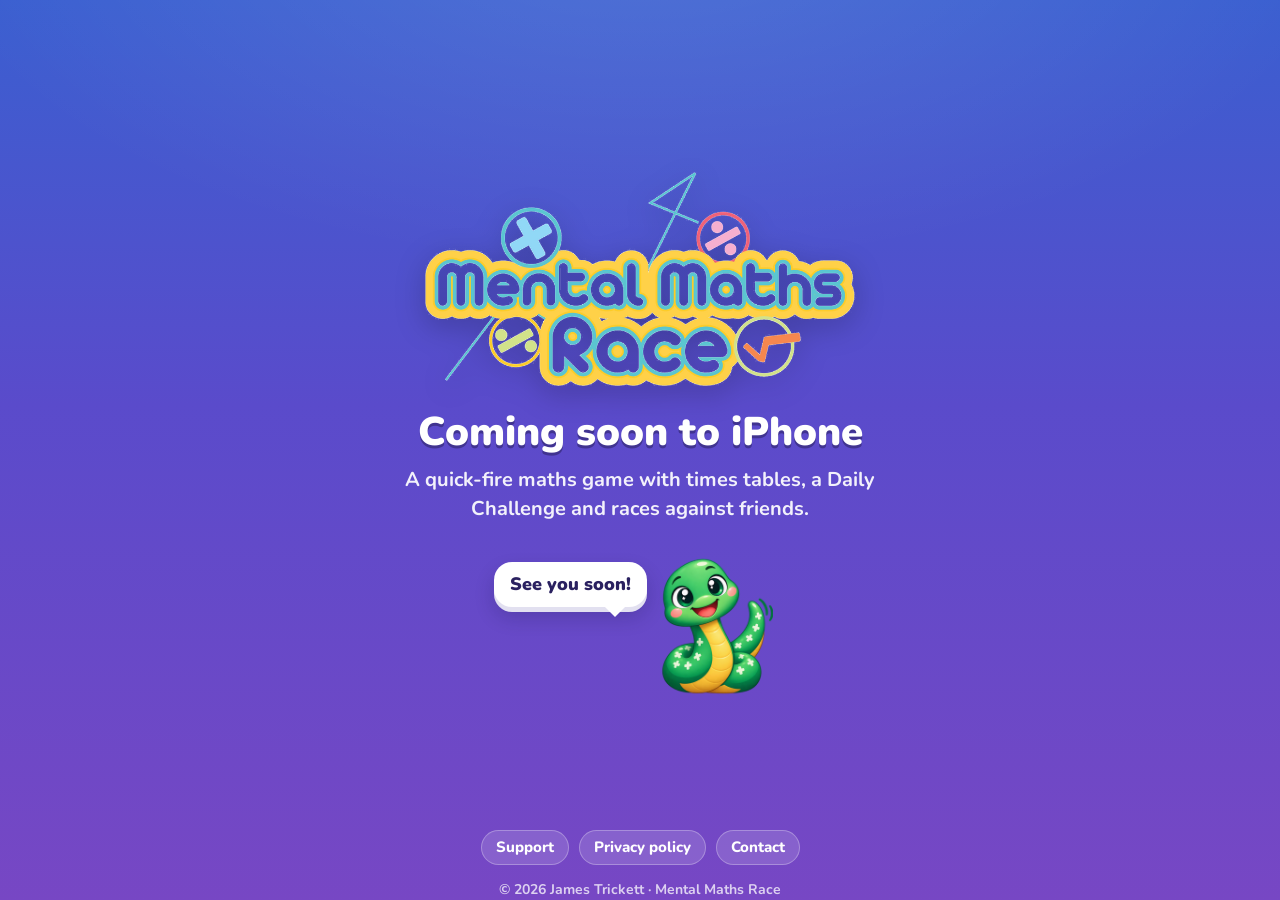
<file: index.html>
<!doctype html>
<html lang="en-GB">
<head>
<meta charset="utf-8">
<meta name="viewport" content="width=device-width, initial-scale=1">
<title>Mental Maths Race – coming soon</title>
<meta name="description" content="Mental Maths Race, a quick-fire maths game for iPhone, is coming soon.">
<meta name="robots" content="noindex">
<meta name="theme-color" content="#3A5FD0">
<link rel="icon" href="assets/app-icon.png">
<link rel="apple-touch-icon" href="assets/app-icon.png">
<link rel="preconnect" href="https://fonts.googleapis.com">
<link rel="preconnect" href="https://fonts.gstatic.com" crossorigin>
<link href="https://fonts.googleapis.com/css2?family=Nunito:wght@600;700;800;900&display=swap" rel="stylesheet">
<link rel="stylesheet" href="style.css">
<style>
  .soon-page { min-height: 100vh; display: flex; flex-direction: column; }
  .soon-page main { flex: 1; display: flex; align-items: center; }
  .soon-page .hero { padding-bottom: 0; }
</style>
</head>
<body class="soon-page">
<div class="symbols" aria-hidden="true">
  <span style="left:8%;animation-duration:28s;animation-delay:-5s">+</span>
  <span style="left:30%;animation-duration:33s;animation-delay:-19s">×</span>
  <span style="left:55%;animation-duration:30s;animation-delay:-10s">÷</span>
  <span style="left:76%;animation-duration:35s;animation-delay:-24s">−</span>
  <span style="left:91%;animation-duration:31s;animation-delay:-2s">%</span>
</div>

<main class="wrap">
  <div class="hero" style="width:100%">
    <img class="logo" src="assets/logo.png" alt="Mental Maths Race" width="800" height="408">
    <h1>Coming soon to iPhone</h1>
    <p class="lede">A quick-fire maths game with times tables, a Daily Challenge and races against friends.</p>
    <div class="adder-hello">
      <div class="bubble">See you soon!</div>
      <img class="bob" src="assets/adder-wave.png" alt="Adder the snake waving" width="320" height="320">
    </div>
  </div>
</main>

<footer class="wrap">
  <nav>
    <a class="pill" href="support.html">Support</a>
    <a class="pill" href="privacy-policy.html">Privacy policy</a>
    <a class="pill" href="mailto:support@mentalmathsrace.com">Contact</a>
  </nav>
  <p>© 2026 James Trickett · Mental Maths Race</p>
</footer>
</body>
</html>
</file>
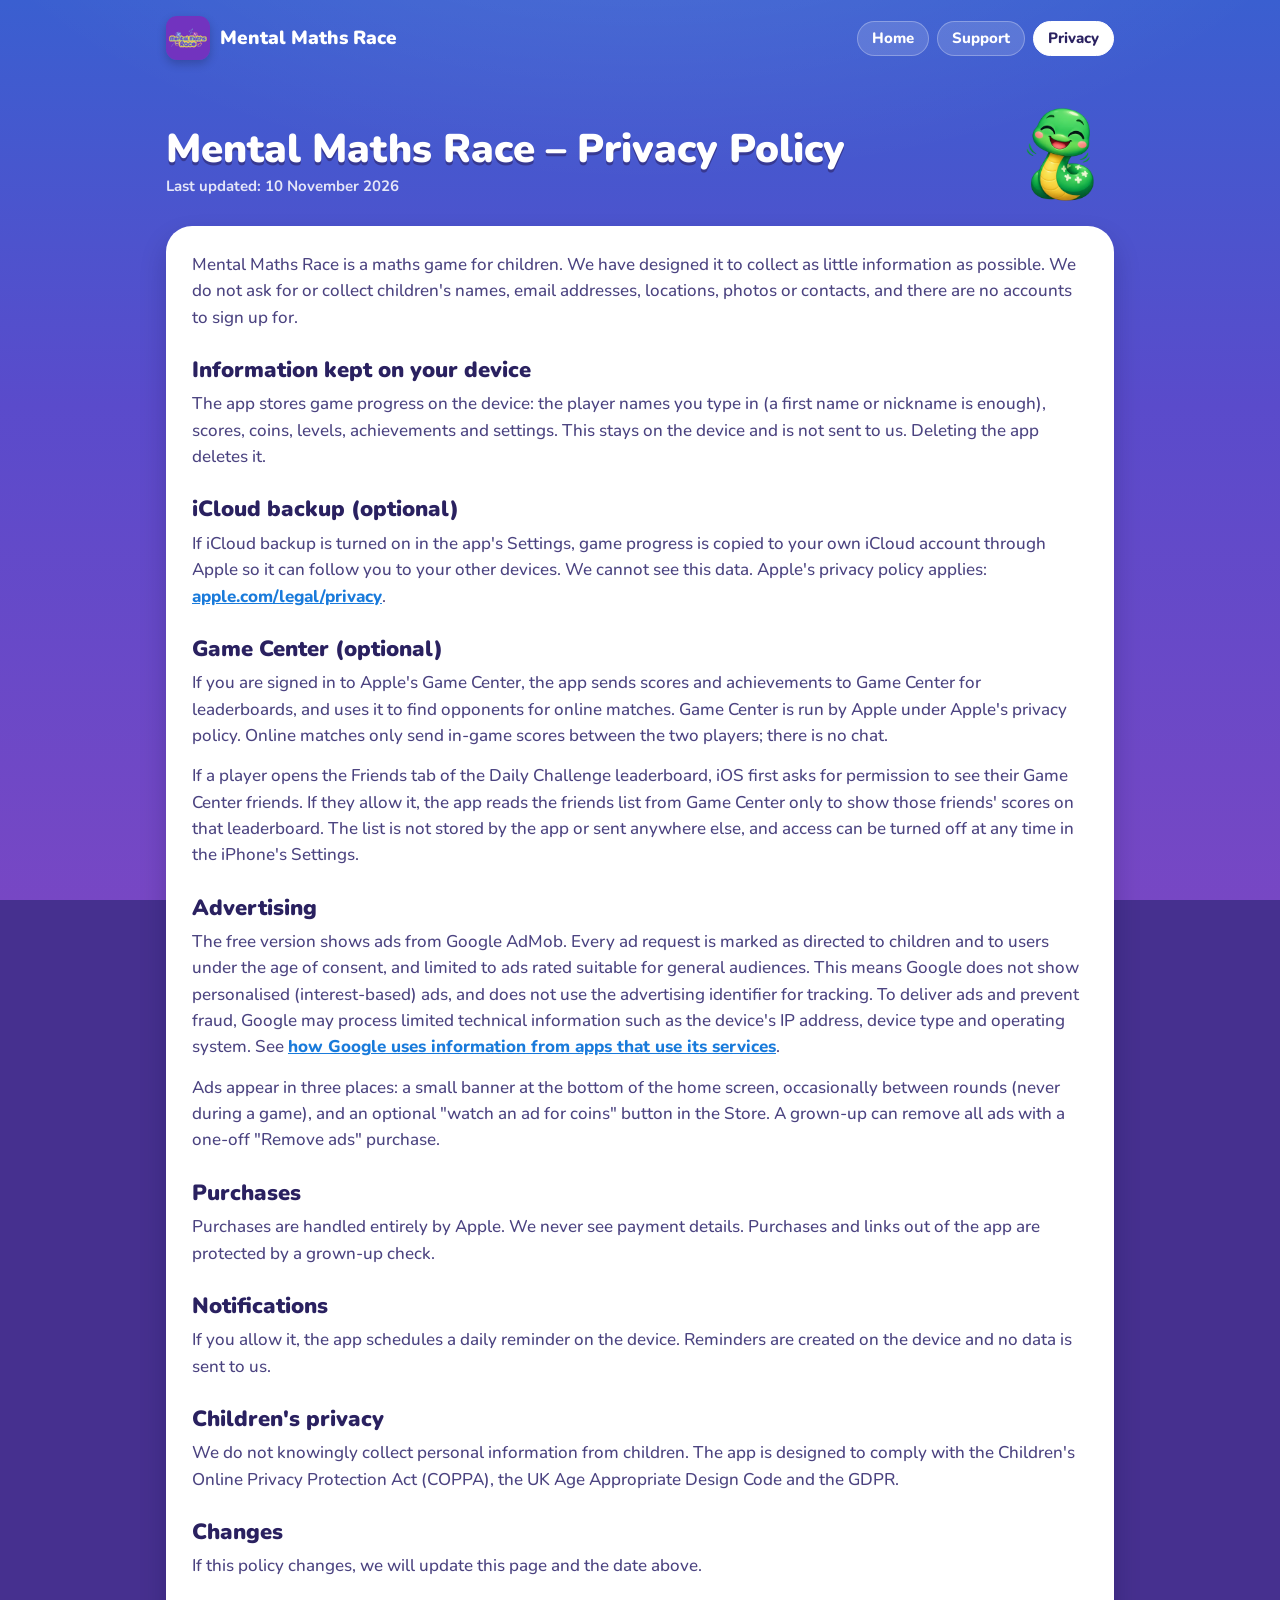
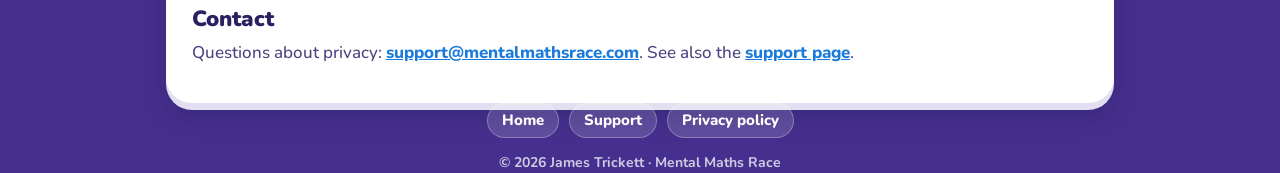
<file: privacy-policy.html>
<!doctype html>
<html lang="en-GB">
<head>
<meta charset="utf-8">
<meta name="viewport" content="width=device-width, initial-scale=1">
<title>Mental Maths Race – Privacy Policy</title>
<meta name="description" content="How Mental Maths Race handles information: built for children, no accounts, child-directed ads.">
<meta name="theme-color" content="#3A5FD0">
<link rel="icon" href="assets/app-icon.png">
<link rel="apple-touch-icon" href="assets/app-icon.png">
<link rel="preconnect" href="https://fonts.googleapis.com">
<link rel="preconnect" href="https://fonts.gstatic.com" crossorigin>
<link href="https://fonts.googleapis.com/css2?family=Nunito:wght@600;700;800;900&display=swap" rel="stylesheet">
<link rel="stylesheet" href="style.css">
</head>
<body>
<div class="symbols" aria-hidden="true">
  <span style="left:8%;animation-duration:30s;animation-delay:-6s">+</span>
  <span style="left:35%;animation-duration:34s;animation-delay:-20s">×</span>
  <span style="left:70%;animation-duration:29s;animation-delay:-11s">÷</span>
  <span style="left:90%;animation-duration:32s;animation-delay:-3s">%</span>
</div>
<header class="wrap">
  <div class="topbar">
    <a class="brand" href="index.html"><img src="assets/app-icon.png" alt="" width="44" height="44"><span>Mental Maths Race</span></a>
    <nav><a class="pill" href="index.html">Home</a><a class="pill" href="support.html">Support</a><a class="pill" href="privacy-policy.html" aria-current="page">Privacy</a></nav>
  </div>
</header>
<main class="wrap">
  <div class="page-head">
    <h1>Mental Maths Race – Privacy Policy<span class="sub">Last updated: 10 November 2026</span></h1>
    <img class="bob" src="assets/adder-happy.png" alt="" width="320" height="320">
  </div>
  <div class="card chunky">
<p>Mental Maths Race is a maths game for children. We have designed it to collect as little information as possible. We do not ask for or collect children's names, email addresses, locations, photos or contacts, and there are no accounts to sign up for.</p>

<h2>Information kept on your device</h2>
<p>The app stores game progress on the device: the player names you type in (a first name or nickname is enough), scores, coins, levels, achievements and settings. This stays on the device and is not sent to us. Deleting the app deletes it.</p>

<h2>iCloud backup (optional)</h2>
<p>If iCloud backup is turned on in the app's Settings, game progress is copied to your own iCloud account through Apple so it can follow you to your other devices. We cannot see this data. Apple's privacy policy applies: <a href="https://www.apple.com/legal/privacy/">apple.com/legal/privacy</a>.</p>

<h2>Game Center (optional)</h2>
<p>If you are signed in to Apple's Game Center, the app sends scores and achievements to Game Center for leaderboards, and uses it to find opponents for online matches. Game Center is run by Apple under Apple's privacy policy. Online matches only send in-game scores between the two players; there is no chat.</p>
<p>If a player opens the Friends tab of the Daily Challenge leaderboard, iOS first asks for permission to see their Game Center friends. If they allow it, the app reads the friends list from Game Center only to show those friends' scores on that leaderboard. The list is not stored by the app or sent anywhere else, and access can be turned off at any time in the iPhone's Settings.</p>

<h2>Advertising</h2>
<p>The free version shows ads from Google AdMob. Every ad request is marked as directed to children and to users under the age of consent, and limited to ads rated suitable for general audiences. This means Google does not show personalised (interest-based) ads, and does not use the advertising identifier for tracking. To deliver ads and prevent fraud, Google may process limited technical information such as the device's IP address, device type and operating system. See <a href="https://policies.google.com/technologies/partner-sites">how Google uses information from apps that use its services</a>.</p>
<p>Ads appear in three places: a small banner at the bottom of the home screen, occasionally between rounds (never during a game), and an optional "watch an ad for coins" button in the Store. A grown-up can remove all ads with a one-off "Remove ads" purchase.</p>

<h2>Purchases</h2>
<p>Purchases are handled entirely by Apple. We never see payment details. Purchases and links out of the app are protected by a grown-up check.</p>

<h2>Notifications</h2>
<p>If you allow it, the app schedules a daily reminder on the device. Reminders are created on the device and no data is sent to us.</p>

<h2>Children's privacy</h2>
<p>We do not knowingly collect personal information from children. The app is designed to comply with the Children's Online Privacy Protection Act (COPPA), the UK Age Appropriate Design Code and the GDPR.</p>

<h2>Changes</h2>
<p>If this policy changes, we will update this page and the date above.</p>

<h2>Contact</h2>
<p>Questions about privacy: <a href="mailto:support@mentalmathsrace.com">support@mentalmathsrace.com</a>. See also the <a href="support.html">support page</a>.</p>
  </div>
</main>
<footer class="wrap">
  <nav>
    <a class="pill" href="index.html">Home</a>
    <a class="pill" href="support.html">Support</a>
    <a class="pill" href="privacy-policy.html">Privacy policy</a>
  </nav>
  <p>© 2026 James Trickett · Mental Maths Race</p>
</footer>
</body>
</html>
</file>
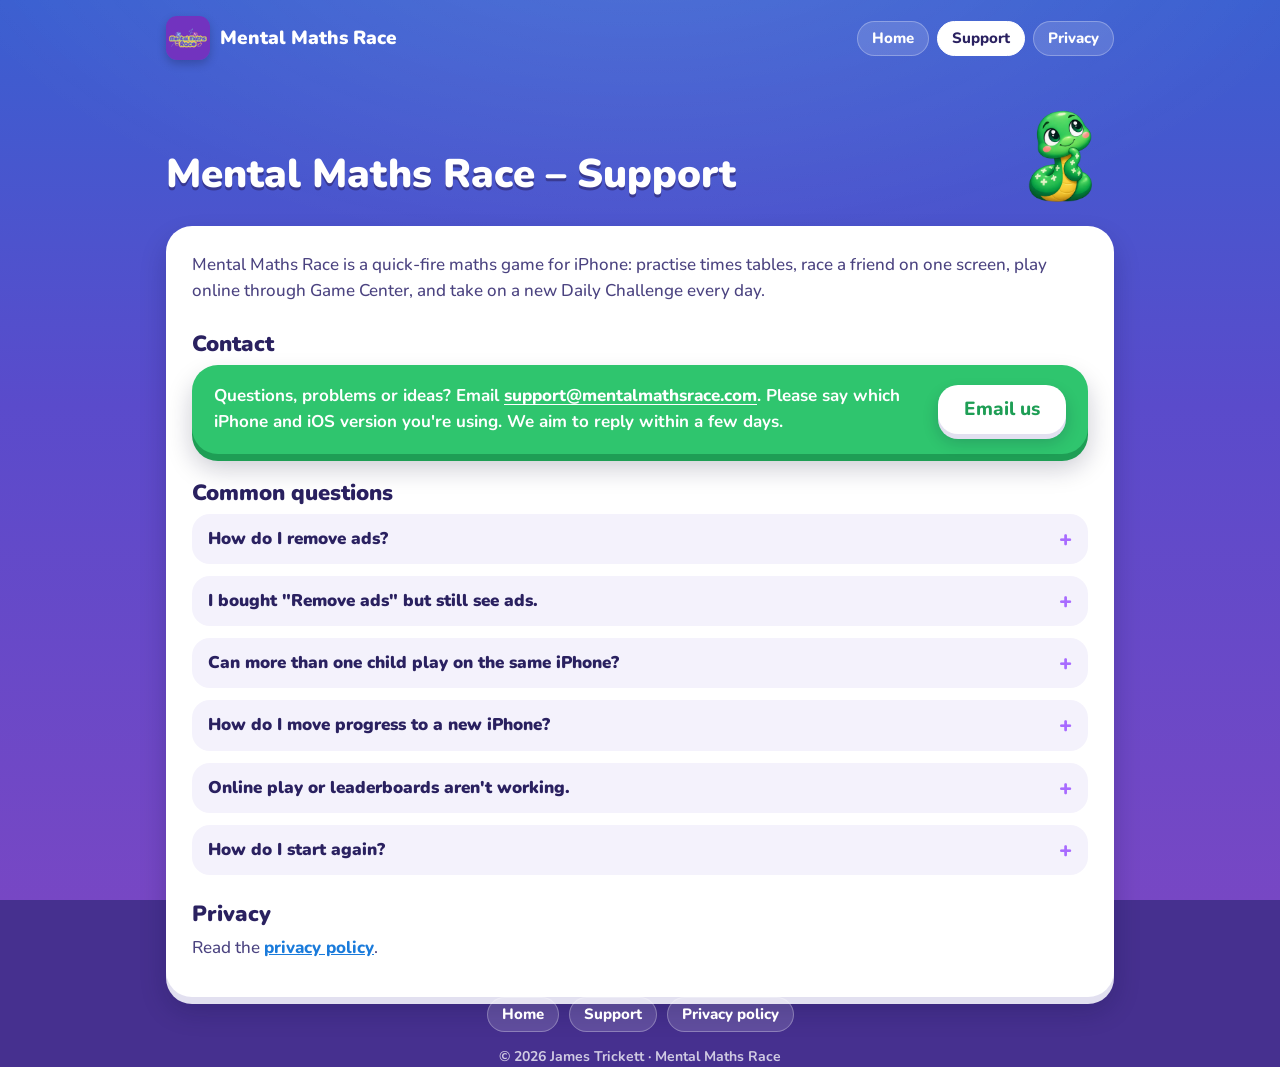
<file: support.html>
<!doctype html>
<html lang="en-GB">
<head>
<meta charset="utf-8">
<meta name="viewport" content="width=device-width, initial-scale=1">
<title>Mental Maths Race – Support</title>
<meta name="description" content="Help with Mental Maths Race: contact, removing ads, players, iCloud and Game Center.">
<meta name="theme-color" content="#3A5FD0">
<link rel="icon" href="assets/app-icon.png">
<link rel="apple-touch-icon" href="assets/app-icon.png">
<link rel="preconnect" href="https://fonts.googleapis.com">
<link rel="preconnect" href="https://fonts.gstatic.com" crossorigin>
<link href="https://fonts.googleapis.com/css2?family=Nunito:wght@600;700;800;900&display=swap" rel="stylesheet">
<link rel="stylesheet" href="style.css">
</head>
<body>
<div class="symbols" aria-hidden="true">
  <span style="left:8%;animation-duration:30s;animation-delay:-6s">+</span>
  <span style="left:35%;animation-duration:34s;animation-delay:-20s">×</span>
  <span style="left:70%;animation-duration:29s;animation-delay:-11s">÷</span>
  <span style="left:90%;animation-duration:32s;animation-delay:-3s">%</span>
</div>
<header class="wrap">
  <div class="topbar">
    <a class="brand" href="index.html"><img src="assets/app-icon.png" alt="" width="44" height="44"><span>Mental Maths Race</span></a>
    <nav><a class="pill" href="index.html">Home</a><a class="pill" href="support.html" aria-current="page">Support</a><a class="pill" href="privacy-policy.html">Privacy</a></nav>
  </div>
</header>
<main class="wrap">
  <div class="page-head">
    <h1>Mental Maths Race – Support</h1>
    <img class="bob" src="assets/adder-thinking.png" alt="" width="320" height="320">
  </div>
  <div class="card chunky">
    <p>Mental Maths Race is a quick-fire maths game for iPhone: practise times tables, race a friend on one screen, play online through Game Center, and take on a new Daily Challenge every day.</p>
    <h2>Contact</h2>
    <div class="contact chunky">
      <p>Questions, problems or ideas? Email <a href="mailto:support@mentalmathsrace.com">support@mentalmathsrace.com</a>. Please say which iPhone and iOS version you're using. We aim to reply within a few days.</p>
      <a class="btn" href="mailto:support@mentalmathsrace.com">Email us</a>
    </div>
    <h2>Common questions</h2>
    <div class="faq">
      <details><summary>How do I remove ads?</summary><p>In the app, open the Store and choose "Remove ads". A grown-up check appears first. It's a one-off purchase.</p></details>
      <details><summary>I bought "Remove ads" but still see ads.</summary><p>Open the Store and tap "Restore purchases", using the same Apple Account you bought it with.</p></details>
      <details><summary>Can more than one child play on the same iPhone?</summary><p>Yes. Tap the player name at the top of the home screen to add or switch players. Each player has their own coins, levels and stats.</p></details>
      <details><summary>How do I move progress to a new iPhone?</summary><p>Turn on "Sync with iCloud" in the app's Settings on both devices, signed in to the same Apple Account.</p></details>
      <details><summary>Online play or leaderboards aren't working.</summary><p>Online matches and leaderboards need Game Center. Check you're signed in under Settings → Game Center on the iPhone. Only the player linked to the Game Center account posts scores.</p></details>
      <details><summary>How do I start again?</summary><p>In the app's Settings, choose "Reset progress". This clears stats, scores and Daily Challenge history for the current player; coins and powerups are kept.</p></details>
    </div>
    <h2>Privacy</h2>
    <p>Read the <a href="privacy-policy.html">privacy policy</a>.</p>
  </div>
</main>
<footer class="wrap">
  <nav>
    <a class="pill" href="index.html">Home</a>
    <a class="pill" href="support.html">Support</a>
    <a class="pill" href="privacy-policy.html">Privacy policy</a>
  </nav>
  <p>© 2026 James Trickett · Mental Maths Race</p>
</footer>
</body>
</html>
</file>
<file: style.css>
/* Mental Maths Race site — the app's "Quest" look: blue→violet sky,
   chunky candy cards with a darker lip, rounded heavy type. */

:root {
  --sky-top: #3A5FD0;
  --sky-mid: #5A4BCB;
  --sky-low: #7747C4;
  --sky-deep: #46308F;
  --ink: #2A2160;
  --ink-soft: #4B4380;
  --muted: #9A93C2;
  --card: #FFFFFF;
  --card-lip: #E2E0F0;
  --gold: #FFC53D;
  --gold-lip: #E0A41E;
  --add: #2FC56E;   --add-lip: #1E9E55;
  --sub: #FF6B6B;   --sub-lip: #E04B4B;
  --mul: #2E9BFF;   --mul-lip: #1A7BDB;
  --div: #A86BFF;   --div-lip: #8A48E6;
  --indigo: #5B6BF5; --indigo-lip: #3F4CD6;
  --pink: #FF5C7A;  --pink-lip: #E03E6C;
  --daily-top: #FFCB5C; --daily-mid: #FF9E2E; --daily-end: #FF8A4B; --daily-lip: #E0801E;
  --font: ui-rounded, "SF Pro Rounded", "Nunito", system-ui, -apple-system, sans-serif;
  color-scheme: light;
}

* { box-sizing: border-box; }

html { background: var(--sky-deep); }

body {
  margin: 0;
  min-height: 100vh;
  font: 500 17px/1.55 var(--font);
  color: #fff;
  background:
    radial-gradient(1200px 600px at 50% -10%, rgba(255,255,255,0.12), transparent 60%),
    linear-gradient(180deg, var(--sky-top) 0%, var(--sky-mid) 45%, var(--sky-low) 100%) fixed;
  -webkit-font-smoothing: antialiased;
}

a { color: inherit; }

img { max-width: 100%; height: auto; display: block; }

.wrap {
  width: 100%;
  max-width: 980px;
  margin: 0 auto;
  padding: 0 16px;
}

/* Faint drifting maths symbols, like the app's background. */
.symbols {
  position: fixed; inset: 0; pointer-events: none; z-index: 0; overflow: hidden;
}
.symbols span {
  position: absolute; bottom: -60px;
  font: 900 34px/1 var(--font); color: rgba(255,255,255,0.10);
  animation: rise linear infinite;
}
@keyframes rise { to { transform: translateY(-115vh) rotate(25deg); } }
@media (prefers-reduced-motion: reduce) {
  .symbols span { animation: none; display: none; }
  .bob { animation: none !important; }
}

main, header, footer { position: relative; z-index: 1; }

/* ---------- Top bar (inner pages) ---------- */
.topbar {
  display: flex; align-items: center; justify-content: space-between; gap: 12px;
  padding: 16px 0;
}
.topbar .brand { display: flex; align-items: center; gap: 10px; text-decoration: none; }
.topbar .brand img { width: 44px; height: 44px; border-radius: 11px; box-shadow: 0 4px 10px rgba(0,0,0,0.2); }
.topbar .brand span { font: 900 19px/1.1 var(--font); }
.topbar nav { display: flex; gap: 8px; flex-wrap: wrap; justify-content: flex-end; }

.pill {
  display: inline-flex; align-items: center; gap: 6px;
  padding: 9px 14px; border-radius: 999px;
  background: rgba(255,255,255,0.14);
  border: 1px solid rgba(255,255,255,0.28);
  font: 800 15px/1 var(--font); text-decoration: none; color: #fff;
  white-space: nowrap;
}
.pill:hover { background: rgba(255,255,255,0.22); }
.pill[aria-current="page"] { background: #fff; color: var(--ink); border-color: #fff; }

/* ---------- Chunky buttons and cards ---------- */
.chunky {
  position: relative;
  border-radius: 26px;
  box-shadow: 0 7px 0 var(--lip, var(--card-lip)), 0 14px 26px rgba(15,15,48,0.22);
}

.btn {
  display: inline-flex; align-items: center; justify-content: center; gap: 10px;
  padding: 15px 26px; border-radius: 20px;
  font: 900 19px/1 var(--font); text-decoration: none;
  background: var(--gold); color: var(--ink);
  box-shadow: 0 5px 0 var(--gold-lip), 0 10px 20px rgba(15,15,48,0.25);
  transition: transform .1s, box-shadow .1s;
}
.btn:active { transform: translateY(4px); box-shadow: 0 1px 0 var(--gold-lip), 0 4px 10px rgba(15,15,48,0.25); }
.btn.soon { cursor: default; }

/* ---------- Home: hero ---------- */
.hero {
  text-align: center;
  padding: 36px 0 18px;
}
.hero .logo { width: min(440px, 92%); margin: 0 auto; filter: drop-shadow(0 8px 14px rgba(0,0,0,0.25)); }
.hero h1 {
  margin: 18px auto 10px; max-width: 640px;
  font: 900 clamp(26px, 5vw, 40px)/1.15 var(--font);
  text-shadow: 0 3px 0 rgba(42,33,96,0.55);
}
.hero p.lede { margin: 0 auto 24px; max-width: 560px; font: 700 clamp(17px, 2.4vw, 20px)/1.45 var(--font); color: rgba(255,255,255,0.92); }
.hero .cta { display: flex; flex-direction: column; align-items: center; gap: 10px; }
.hero .cta small { font: 700 14px/1.3 var(--font); color: rgba(255,255,255,0.8); }

.adder-hello {
  display: flex; align-items: flex-end; justify-content: center; gap: 0;
  margin: 26px auto 0;
}
.adder-hello img { width: 150px; }
.bubble {
  position: relative; margin-bottom: 92px; margin-right: -10px;
  background: #fff; color: var(--ink);
  font: 900 18px/1.2 var(--font);
  padding: 12px 16px; border-radius: 18px;
  box-shadow: 0 5px 0 var(--card-lip), 0 10px 20px rgba(15,15,48,0.2);
}
.bubble::after {
  content: ""; position: absolute; right: 22px; bottom: -10px;
  border: 10px solid transparent; border-top-color: #fff; border-bottom: 0;
}
.bob { animation: bob 3s ease-in-out infinite; transform-origin: bottom center; }
@keyframes bob {
  0%, 100% { transform: translateY(0) scaleY(0.98); }
  50% { transform: translateY(-6px) scaleY(1.02); }
}

/* ---------- Home: sections ---------- */
section { padding: 30px 0; }
.section-label {
  font: 900 13px/1 var(--font); letter-spacing: 0.14em; text-transform: uppercase;
  color: rgba(255,255,255,0.75); margin: 0 0 14px 4px;
}
h2.title { font: 900 clamp(24px, 4vw, 32px)/1.2 var(--font); margin: 0 0 18px; text-shadow: 0 3px 0 rgba(42,33,96,0.5); }

.daily {
  --lip: var(--daily-lip);
  display: grid; grid-template-columns: 1fr auto; align-items: center; gap: 16px;
  padding: 24px 26px;
  background: linear-gradient(135deg, var(--daily-top), var(--daily-mid) 55%, var(--daily-end));
}
.daily .tag {
  display: inline-block; background: var(--pink); color: #fff;
  font: 900 12px/1 var(--font); letter-spacing: 0.1em; text-transform: uppercase;
  padding: 7px 10px; border-radius: 999px; box-shadow: 0 3px 0 var(--pink-lip);
}
.daily h3 { font: 900 clamp(22px, 3.6vw, 30px)/1.15 var(--font); margin: 10px 0 6px; }
.daily p { margin: 0; font-weight: 800; color: rgba(255,255,255,0.95); }
.daily img { width: 120px; }

.grid {
  display: grid; gap: 18px;
  grid-template-columns: repeat(auto-fit, minmax(220px, 1fr));
}
.tile {
  padding: 22px 22px 20px;
  color: #fff;
  background: var(--fill);
  overflow: hidden;
}
.tile::before {
  content: ""; position: absolute; inset: 0 0 50% 0; border-radius: 26px 26px 0 0;
  background: linear-gradient(180deg, rgba(255,255,255,0.22), transparent);
  pointer-events: none;
}
.tile .ico {
  width: 54px; height: 54px; border-radius: 17px;
  display: grid; place-items: center;
  background: rgba(255,255,255,0.28); box-shadow: 0 4px 0 rgba(0,0,0,0.12);
  font: 900 28px/1 var(--font); margin-bottom: 14px;
}
.tile h3 { font: 900 22px/1.15 var(--font); margin: 0 0 6px; text-shadow: 0 2px 0 var(--lip); }
.tile p { margin: 0; font: 700 15.5px/1.45 var(--font); color: rgba(255,255,255,0.93); }
.t-solo   { --fill: var(--mul); --lip: var(--mul-lip); }
.t-two    { --fill: var(--add); --lip: var(--add-lip); }
.t-online { --fill: var(--div); --lip: var(--div-lip); }
.t-learn  { --fill: var(--indigo); --lip: var(--indigo-lip); }
.t-stats  { --fill: var(--pink); --lip: var(--pink-lip); }
.t-store  { --fill: var(--sub); --lip: var(--sub-lip); }

/* Screenshot strip */
.shots {
  display: flex; gap: 18px; overflow-x: auto; scroll-snap-type: x mandatory;
  padding: 6px 4px 22px; margin: 0 -16px; padding-left: 16px; padding-right: 16px;
  scrollbar-width: thin;
}
.shots figure { flex: 0 0 auto; margin: 0; scroll-snap-align: center; text-align: center; }
.shots img {
  width: 220px; height: auto; border-radius: 28px;
  border: 6px solid rgba(255,255,255,0.9);
  box-shadow: 0 14px 30px rgba(15,15,48,0.35);
}
.shots figcaption { margin-top: 10px; font: 800 14px/1.2 var(--font); color: rgba(255,255,255,0.85); }

/* White content card (safety section, support, privacy) */
.card {
  background: var(--card); color: var(--ink);
  padding: 26px 26px 22px;
}
.card a { color: var(--mul-lip); font-weight: 800; }
.card h2 { font: 900 22px/1.2 var(--font); margin: 26px 0 8px; color: var(--ink); }
.card h2:first-child { margin-top: 0; }
.card p { margin: 0 0 14px; color: var(--ink-soft); }
.card strong { color: var(--ink); }

.safety { display: grid; gap: 14px; grid-template-columns: repeat(auto-fit, minmax(230px, 1fr)); margin-top: 6px; }
.safety div {
  background: #F4F2FC; border-radius: 18px; padding: 16px 16px 14px;
}
.safety b { display: block; font: 900 17px/1.2 var(--font); color: var(--ink); margin: 0 0 4px; }
.safety span { font: 600 15px/1.45 var(--font); color: var(--ink-soft); }

/* ---------- Inner pages ---------- */
.page-head { display: flex; align-items: flex-end; gap: 8px; margin: 18px 0 22px; }
.page-head h1 { flex: 1; margin: 0 0 8px; font: 900 clamp(28px, 5vw, 40px)/1.1 var(--font); text-shadow: 0 3px 0 rgba(42,33,96,0.55); }
.page-head .sub { display: block; margin-top: 6px; font: 700 15px/1.3 var(--font); color: rgba(255,255,255,0.85); text-shadow: none; }
.page-head img { width: 110px; flex: 0 0 auto; }

.faq { display: grid; gap: 12px; margin: 6px 0 18px; }
.faq details {
  background: #F4F2FC; border-radius: 18px; padding: 14px 16px;
}
.faq summary { cursor: pointer; font: 900 17px/1.3 var(--font); color: var(--ink); list-style: none; display: flex; justify-content: space-between; gap: 12px; }
.faq summary::-webkit-details-marker { display: none; }
.faq summary::after { content: "+"; font-size: 22px; line-height: 1; color: var(--div); transition: transform .2s; }
.faq details[open] summary::after { transform: rotate(45deg); }
.faq details p { margin: 10px 0 2px; }

.contact {
  --lip: var(--add-lip);
  display: flex; align-items: center; gap: 16px; flex-wrap: wrap;
  background: var(--add); color: #fff; padding: 18px 22px; margin-bottom: 18px;
}
.contact p { margin: 0; flex: 1 1 240px; color: #fff; font-weight: 700; }
.contact p a { color: #fff; text-decoration: underline; text-underline-offset: 3px; }
.contact a.btn { background: #fff; color: var(--add-lip); box-shadow: 0 5px 0 var(--card-lip), 0 8px 16px rgba(15,15,48,0.2); }

/* ---------- Footer ---------- */
footer { padding: 34px 0 42px; text-align: center; }
footer nav { display: flex; gap: 10px; justify-content: center; flex-wrap: wrap; margin-bottom: 14px; }
footer p { margin: 0; font: 700 14px/1.5 var(--font); color: rgba(255,255,255,0.75); }

@media (max-width: 560px) {
  .hero { padding-top: 24px; }
  .hero .logo { width: min(290px, 80%); }
  .adder-hello img { width: 120px; }
  .bubble { margin-bottom: 72px; }
  .tile { display: grid; grid-template-columns: auto 1fr; column-gap: 14px; padding: 18px; }
  .tile .ico { grid-row: span 2; width: 48px; height: 48px; font-size: 24px; margin: 0; }
  .tile h3 { font-size: 20px; margin: 2px 0 4px; }
  .daily { grid-template-columns: 1fr; }
  .daily img { display: none; }
  .topbar .brand span { display: none; }
  .page-head img { width: 84px; }
  .card { padding: 22px 18px 18px; }
  .shots img { width: 190px; }
}
</file>
